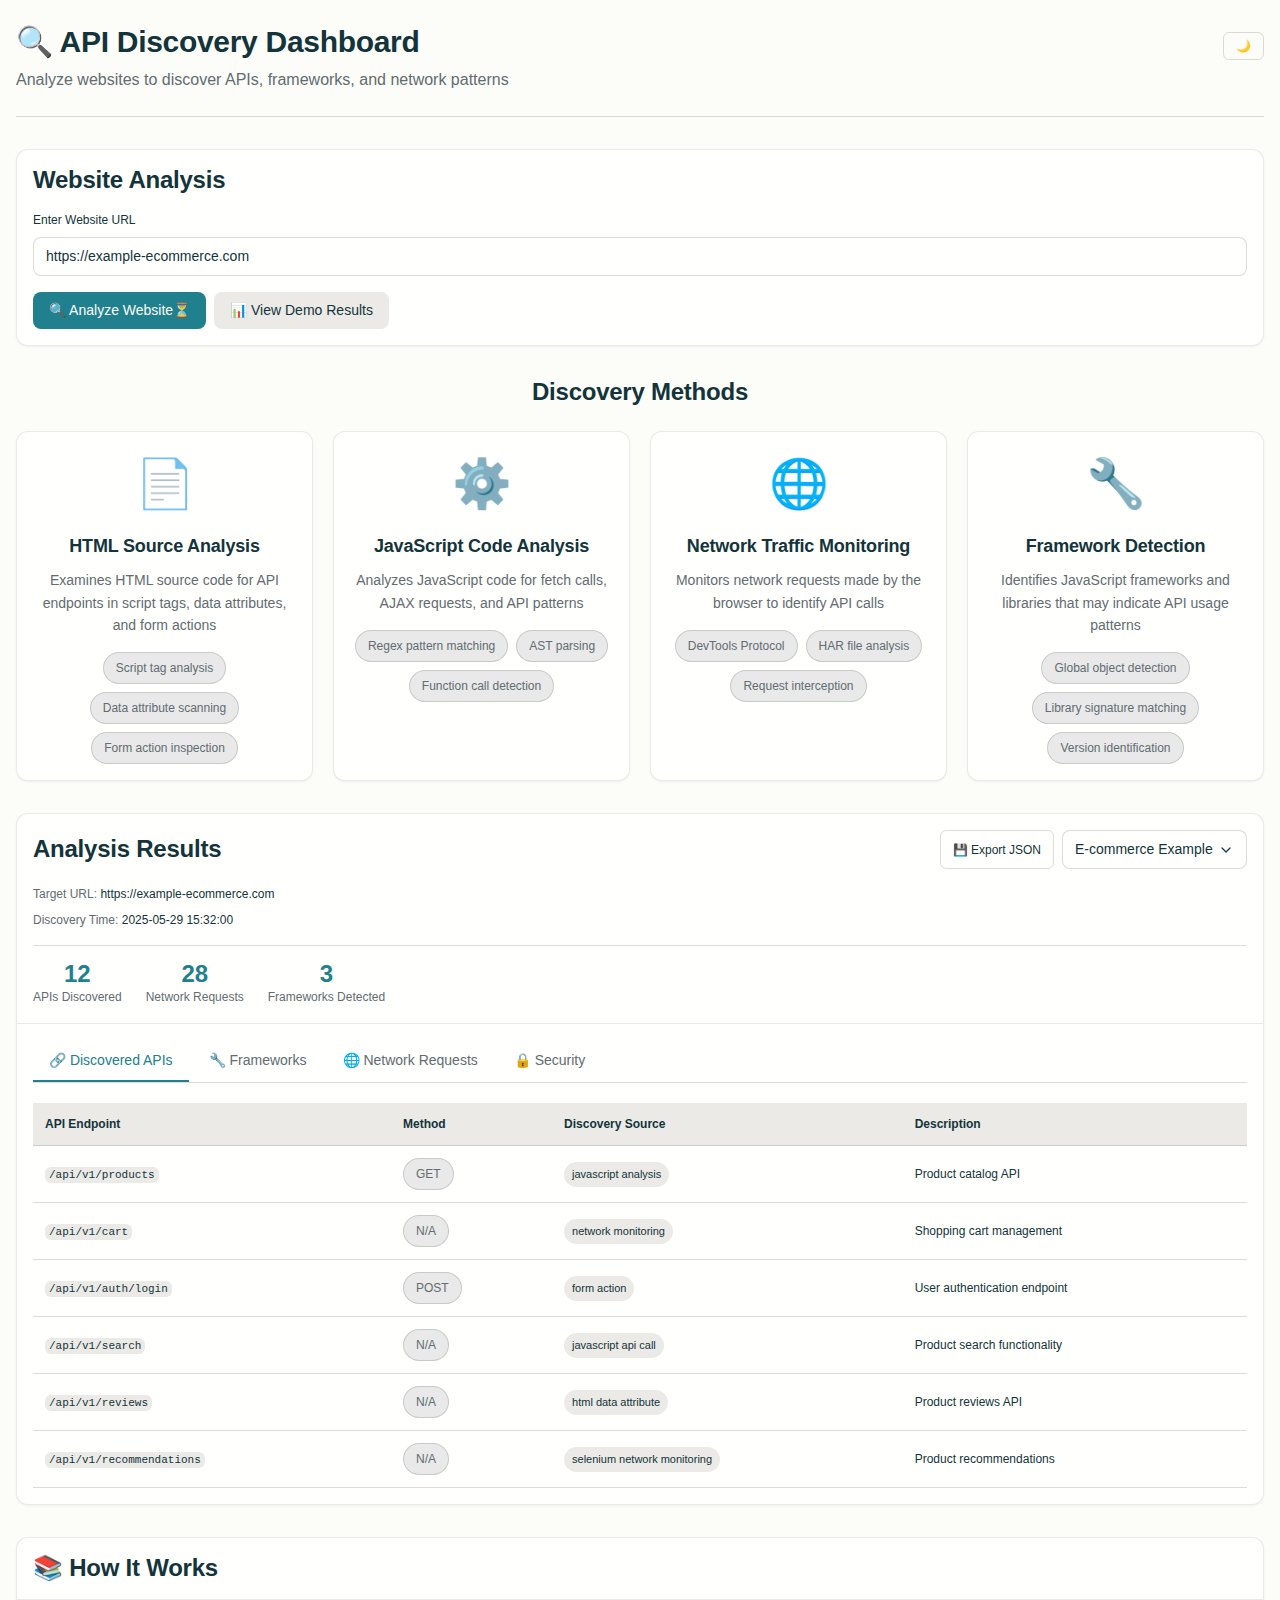
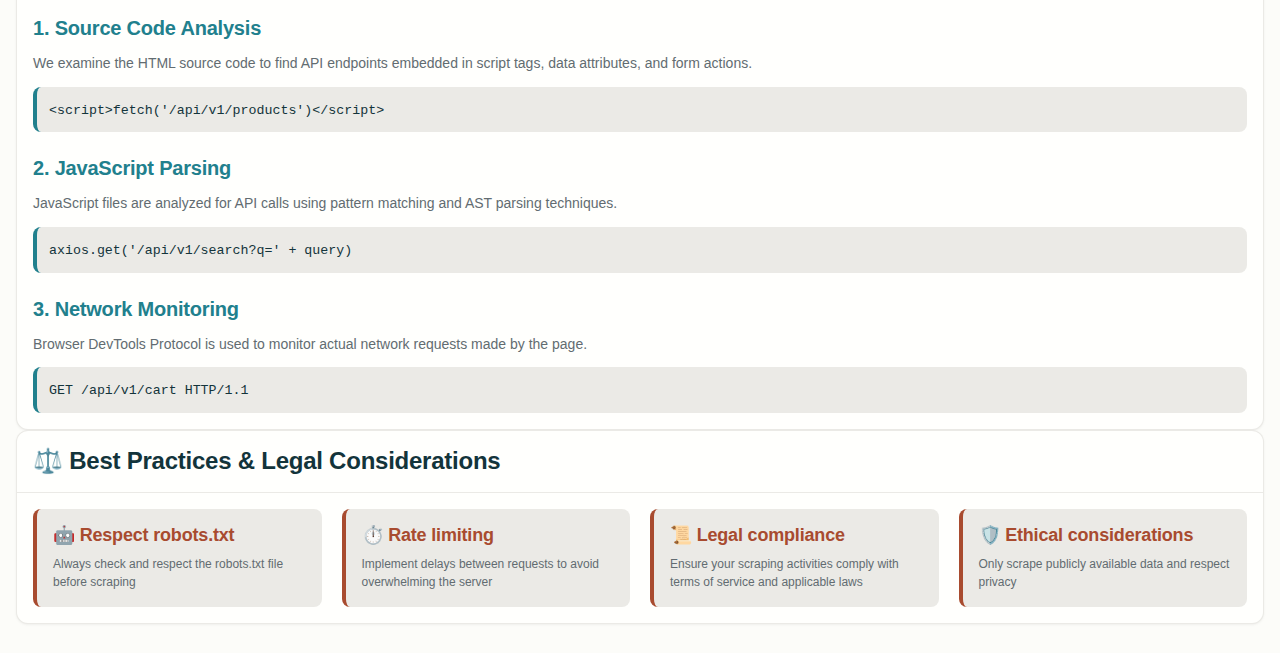
<file: index.html>
<!DOCTYPE html>
<html lang="en">
<head>
    <meta charset="UTF-8">
    <meta name="viewport" content="width=device-width, initial-scale=1.0">
    <title>API Discovery Dashboard</title>
    <link rel="stylesheet" href="style.css">
</head>
<body>
    <div class="container">
        <!-- Header -->
        <header class="header">
            <div class="flex justify-between items-center">
                <h1>🔍 API Discovery Dashboard</h1>
                <button id="themeToggle" class="btn btn--outline btn--sm">
                    <span id="themeIcon">🌙</span>
                </button>
            </div>
            <p class="header__subtitle">Analyze websites to discover APIs, frameworks, and network patterns</p>
        </header>

        <!-- Main Analysis Section -->
        <section class="analysis-section">
            <div class="card">
                <div class="card__body">
                    <h2>Website Analysis</h2>
                    <div class="form-group">
                        <label class="form-label" for="urlInput">Enter Website URL</label>
                        <input type="url" id="urlInput" class="form-control" placeholder="https://example.com" value="https://example-ecommerce.com">
                    </div>
                    <div class="flex gap-8">
                        <button id="analyzeBtn" class="btn btn--primary">
                            <span id="analyzeText">🔍 Analyze Website</span>
                            <span id="loadingSpinner" class="loading-spinner hidden">⏳</span>
                        </button>
                        <button id="demoBtn" class="btn btn--secondary">📊 View Demo Results</button>
                    </div>
                </div>
            </div>
        </section>

        <!-- Discovery Methods Section -->
        <section class="methods-section">
            <h2>Discovery Methods</h2>
            <div class="methods-grid">
                <div class="method-card card">
                    <div class="card__body">
                        <div class="method-icon">📄</div>
                        <h3>HTML Source Analysis</h3>
                        <p>Examines HTML source code for API endpoints in script tags, data attributes, and form actions</p>
                        <div class="techniques">
                            <span class="status status--info">Script tag analysis</span>
                            <span class="status status--info">Data attribute scanning</span>
                            <span class="status status--info">Form action inspection</span>
                        </div>
                    </div>
                </div>
                <div class="method-card card">
                    <div class="card__body">
                        <div class="method-icon">⚙️</div>
                        <h3>JavaScript Code Analysis</h3>
                        <p>Analyzes JavaScript code for fetch calls, AJAX requests, and API patterns</p>
                        <div class="techniques">
                            <span class="status status--info">Regex pattern matching</span>
                            <span class="status status--info">AST parsing</span>
                            <span class="status status--info">Function call detection</span>
                        </div>
                    </div>
                </div>
                <div class="method-card card">
                    <div class="card__body">
                        <div class="method-icon">🌐</div>
                        <h3>Network Traffic Monitoring</h3>
                        <p>Monitors network requests made by the browser to identify API calls</p>
                        <div class="techniques">
                            <span class="status status--info">DevTools Protocol</span>
                            <span class="status status--info">HAR file analysis</span>
                            <span class="status status--info">Request interception</span>
                        </div>
                    </div>
                </div>
                <div class="method-card card">
                    <div class="card__body">
                        <div class="method-icon">🔧</div>
                        <h3>Framework Detection</h3>
                        <p>Identifies JavaScript frameworks and libraries that may indicate API usage patterns</p>
                        <div class="techniques">
                            <span class="status status--info">Global object detection</span>
                            <span class="status status--info">Library signature matching</span>
                            <span class="status status--info">Version identification</span>
                        </div>
                    </div>
                </div>
            </div>
        </section>

        <!-- Results Section -->
        <section id="resultsSection" class="results-section hidden">
            <div class="card">
                <div class="card__header">
                    <div class="flex justify-between items-center">
                        <h2>Analysis Results</h2>
                        <div class="flex gap-8">
                            <button id="exportBtn" class="btn btn--outline btn--sm">💾 Export JSON</button>
                            <select id="demoSelector" class="form-control" style="width: auto;">
                                <option value="ecommerce">E-commerce Example</option>
                                <option value="news">News Site Example</option>
                                <option value="social">Social Media Example</option>
                            </select>
                        </div>
                    </div>
                    <div class="results-summary">
                        <div class="summary-item">
                            <span class="summary-label">Target URL:</span>
                            <span id="targetUrl">-</span>
                        </div>
                        <div class="summary-item">
                            <span class="summary-label">Discovery Time:</span>
                            <span id="discoveryTime">-</span>
                        </div>
                        <div class="summary-stats">
                            <div class="stat">
                                <span class="stat-number" id="totalApis">0</span>
                                <span class="stat-label">APIs Discovered</span>
                            </div>
                            <div class="stat">
                                <span class="stat-number" id="totalRequests">0</span>
                                <span class="stat-label">Network Requests</span>
                            </div>
                            <div class="stat">
                                <span class="stat-number" id="totalFrameworks">0</span>
                                <span class="stat-label">Frameworks Detected</span>
                            </div>
                        </div>
                    </div>
                </div>
                <div class="card__body">
                    <div class="tabs">
                        <button class="tab-btn active" data-tab="apis">🔗 Discovered APIs</button>
                        <button class="tab-btn" data-tab="frameworks">🔧 Frameworks</button>
                        <button class="tab-btn" data-tab="network">🌐 Network Requests</button>
                        <button class="tab-btn" data-tab="security">🔒 Security</button>
                    </div>

                    <!-- APIs Tab -->
                    <div id="apisTab" class="tab-content active">
                        <div class="table-container">
                            <table class="results-table">
                                <thead>
                                    <tr>
                                        <th>API Endpoint</th>
                                        <th>Method</th>
                                        <th>Discovery Source</th>
                                        <th>Description</th>
                                    </tr>
                                </thead>
                                <tbody id="apisTableBody">
                                </tbody>
                            </table>
                        </div>
                    </div>

                    <!-- Frameworks Tab -->
                    <div id="frameworksTab" class="tab-content">
                        <div class="table-container">
                            <table class="results-table">
                                <thead>
                                    <tr>
                                        <th>Framework</th>
                                        <th>Indicator</th>
                                        <th>Detection Method</th>
                                        <th>Confidence</th>
                                    </tr>
                                </thead>
                                <tbody id="frameworksTableBody">
                                </tbody>
                            </table>
                        </div>
                    </div>

                    <!-- Network Tab -->
                    <div id="networkTab" class="tab-content">
                        <div class="table-container">
                            <table class="results-table">
                                <thead>
                                    <tr>
                                        <th>URL</th>
                                        <th>Method</th>
                                        <th>Status</th>
                                        <th>Type</th>
                                        <th>Size</th>
                                    </tr>
                                </thead>
                                <tbody id="networkTableBody">
                                </tbody>
                            </table>
                        </div>
                    </div>

                    <!-- Security Tab -->
                    <div id="securityTab" class="tab-content">
                        <div class="security-info">
                            <h3>Security Considerations</h3>
                            <div class="security-item">
                                <h4>🔐 Authentication Detected</h4>
                                <p>Found authentication endpoints that may require proper credentials.</p>
                            </div>
                            <div class="security-item">
                                <h4>🌐 CORS Configuration</h4>
                                <p>Check CORS headers on API endpoints to understand access restrictions.</p>
                            </div>
                            <div class="security-item">
                                <h4>🔒 HTTPS Usage</h4>
                                <p>Verify that sensitive API endpoints use HTTPS for secure communication.</p>
                            </div>
                        </div>
                    </div>
                </div>
            </div>
        </section>

        <!-- Educational Section -->
        <section class="education-section">
            <div class="card">
                <div class="card__header">
                    <h2>📚 How It Works</h2>
                </div>
                <div class="card__body">
                    <div class="education-content">
                        <div class="education-item">
                            <h3>1. Source Code Analysis</h3>
                            <p>We examine the HTML source code to find API endpoints embedded in script tags, data attributes, and form actions.</p>
                            <div class="code-snippet">
                                <code>&lt;script&gt;fetch('/api/v1/products')&lt;/script&gt;</code>
                            </div>
                        </div>
                        <div class="education-item">
                            <h3>2. JavaScript Parsing</h3>
                            <p>JavaScript files are analyzed for API calls using pattern matching and AST parsing techniques.</p>
                            <div class="code-snippet">
                                <code>axios.get('/api/v1/search?q=' + query)</code>
                            </div>
                        </div>
                        <div class="education-item">
                            <h3>3. Network Monitoring</h3>
                            <p>Browser DevTools Protocol is used to monitor actual network requests made by the page.</p>
                            <div class="code-snippet">
                                <code>GET /api/v1/cart HTTP/1.1</code>
                            </div>
                        </div>
                    </div>
                </div>
            </div>

            <div class="card">
                <div class="card__header">
                    <h2>⚖️ Best Practices & Legal Considerations</h2>
                </div>
                <div class="card__body">
                    <div class="practices-grid">
                        <div class="practice-item">
                            <h4>🤖 Respect robots.txt</h4>
                            <p>Always check and respect the robots.txt file before scraping</p>
                        </div>
                        <div class="practice-item">
                            <h4>⏱️ Rate limiting</h4>
                            <p>Implement delays between requests to avoid overwhelming the server</p>
                        </div>
                        <div class="practice-item">
                            <h4>📜 Legal compliance</h4>
                            <p>Ensure your scraping activities comply with terms of service and applicable laws</p>
                        </div>
                        <div class="practice-item">
                            <h4>🛡️ Ethical considerations</h4>
                            <p>Only scrape publicly available data and respect privacy</p>
                        </div>
                    </div>
                </div>
            </div>
        </section>
    </div>

    <script src="app.js"></script>
</body>
</html>
</file>
<file: style.css>
:root {
  /* Colors */
  --color-background: rgba(252, 252, 249, 1);
  --color-surface: rgba(255, 255, 253, 1);
  --color-text: rgba(19, 52, 59, 1);
  --color-text-secondary: rgba(98, 108, 113, 1);
  --color-primary: rgba(33, 128, 141, 1);
  --color-primary-hover: rgba(29, 116, 128, 1);
  --color-primary-active: rgba(26, 104, 115, 1);
  --color-secondary: rgba(94, 82, 64, 0.12);
  --color-secondary-hover: rgba(94, 82, 64, 0.2);
  --color-secondary-active: rgba(94, 82, 64, 0.25);
  --color-border: rgba(94, 82, 64, 0.2);
  --color-btn-primary-text: rgba(252, 252, 249, 1);
  --color-card-border: rgba(94, 82, 64, 0.12);
  --color-card-border-inner: rgba(94, 82, 64, 0.12);
  --color-error: rgba(192, 21, 47, 1);
  --color-success: rgba(33, 128, 141, 1);
  --color-warning: rgba(168, 75, 47, 1);
  --color-info: rgba(98, 108, 113, 1);
  --color-focus-ring: rgba(33, 128, 141, 0.4);
  --color-select-caret: rgba(19, 52, 59, 0.8);

  /* Common style patterns */
  --focus-ring: 0 0 0 3px var(--color-focus-ring);
  --focus-outline: 2px solid var(--color-primary);
  --status-bg-opacity: 0.15;
  --status-border-opacity: 0.25;
  --select-caret-light: url("data:image/svg+xml,%3Csvg xmlns='http://www.w3.org/2000/svg' width='16' height='16' viewBox='0 0 24 24' fill='none' stroke='%23134252' stroke-width='2' stroke-linecap='round' stroke-linejoin='round'%3E%3Cpolyline points='6 9 12 15 18 9'%3E%3C/polyline%3E%3C/svg%3E");
  --select-caret-dark: url("data:image/svg+xml,%3Csvg xmlns='http://www.w3.org/2000/svg' width='16' height='16' viewBox='0 0 24 24' fill='none' stroke='%23f5f5f5' stroke-width='2' stroke-linecap='round' stroke-linejoin='round'%3E%3Cpolyline points='6 9 12 15 18 9'%3E%3C/polyline%3E%3C/svg%3E");

  /* RGB versions for opacity control */
  --color-success-rgb: 33, 128, 141;
  --color-error-rgb: 192, 21, 47;
  --color-warning-rgb: 168, 75, 47;
  --color-info-rgb: 98, 108, 113;

  /* Typography */
  --font-family-base: "FKGroteskNeue", "Geist", "Inter", -apple-system,
    BlinkMacSystemFont, "Segoe UI", Roboto, sans-serif;
  --font-family-mono: "Berkeley Mono", ui-monospace, SFMono-Regular, Menlo,
    Monaco, Consolas, monospace;
  --font-size-xs: 11px;
  --font-size-sm: 12px;
  --font-size-base: 14px;
  --font-size-md: 14px;
  --font-size-lg: 16px;
  --font-size-xl: 18px;
  --font-size-2xl: 20px;
  --font-size-3xl: 24px;
  --font-size-4xl: 30px;
  --font-weight-normal: 400;
  --font-weight-medium: 500;
  --font-weight-semibold: 550;
  --font-weight-bold: 600;
  --line-height-tight: 1.2;
  --line-height-normal: 1.5;
  --letter-spacing-tight: -0.01em;

  /* Spacing */
  --space-0: 0;
  --space-1: 1px;
  --space-2: 2px;
  --space-4: 4px;
  --space-6: 6px;
  --space-8: 8px;
  --space-10: 10px;
  --space-12: 12px;
  --space-16: 16px;
  --space-20: 20px;
  --space-24: 24px;
  --space-32: 32px;

  /* Border Radius */
  --radius-sm: 6px;
  --radius-base: 8px;
  --radius-md: 10px;
  --radius-lg: 12px;
  --radius-full: 9999px;

  /* Shadows */
  --shadow-xs: 0 1px 2px rgba(0, 0, 0, 0.02);
  --shadow-sm: 0 1px 3px rgba(0, 0, 0, 0.04), 0 1px 2px rgba(0, 0, 0, 0.02);
  --shadow-md: 0 4px 6px -1px rgba(0, 0, 0, 0.04),
    0 2px 4px -1px rgba(0, 0, 0, 0.02);
  --shadow-lg: 0 10px 15px -3px rgba(0, 0, 0, 0.04),
    0 4px 6px -2px rgba(0, 0, 0, 0.02);
  --shadow-inset-sm: inset 0 1px 0 rgba(255, 255, 255, 0.15),
    inset 0 -1px 0 rgba(0, 0, 0, 0.03);

  /* Animation */
  --duration-fast: 150ms;
  --duration-normal: 250ms;
  --ease-standard: cubic-bezier(0.16, 1, 0.3, 1);

  /* Layout */
  --container-sm: 640px;
  --container-md: 768px;
  --container-lg: 1024px;
  --container-xl: 1280px;
}

/* Dark mode colors */
@media (prefers-color-scheme: dark) {
  :root {
    --color-background: rgba(31, 33, 33, 1);
    --color-surface: rgba(38, 40, 40, 1);
    --color-text: rgba(245, 245, 245, 1);
    --color-text-secondary: rgba(167, 169, 169, 0.7);
    --color-primary: rgba(50, 184, 198, 1);
    --color-primary-hover: rgba(45, 166, 178, 1);
    --color-primary-active: rgba(41, 150, 161, 1);
    --color-secondary: rgba(119, 124, 124, 0.15);
    --color-secondary-hover: rgba(119, 124, 124, 0.25);
    --color-secondary-active: rgba(119, 124, 124, 0.3);
    --color-border: rgba(119, 124, 124, 0.3);
    --color-error: rgba(255, 84, 89, 1);
    --color-success: rgba(50, 184, 198, 1);
    --color-warning: rgba(230, 129, 97, 1);
    --color-info: rgba(167, 169, 169, 1);
    --color-focus-ring: rgba(50, 184, 198, 0.4);
    --color-btn-primary-text: rgba(19, 52, 59, 1);
    --color-card-border: rgba(119, 124, 124, 0.2);
    --color-card-border-inner: rgba(119, 124, 124, 0.15);
    --shadow-inset-sm: inset 0 1px 0 rgba(255, 255, 255, 0.1),
      inset 0 -1px 0 rgba(0, 0, 0, 0.15);
    --button-border-secondary: rgba(119, 124, 124, 0.2);
    --color-border-secondary: rgba(119, 124, 124, 0.2);
    --color-select-caret: rgba(245, 245, 245, 0.8);

    /* Common style patterns - updated for dark mode */
    --focus-ring: 0 0 0 3px var(--color-focus-ring);
    --focus-outline: 2px solid var(--color-primary);
    --status-bg-opacity: 0.15;
    --status-border-opacity: 0.25;
    --select-caret-light: url("data:image/svg+xml,%3Csvg xmlns='http://www.w3.org/2000/svg' width='16' height='16' viewBox='0 0 24 24' fill='none' stroke='%23134252' stroke-width='2' stroke-linecap='round' stroke-linejoin='round'%3E%3Cpolyline points='6 9 12 15 18 9'%3E%3C/polyline%3E%3C/svg%3E");
    --select-caret-dark: url("data:image/svg+xml,%3Csvg xmlns='http://www.w3.org/2000/svg' width='16' height='16' viewBox='0 0 24 24' fill='none' stroke='%23f5f5f5' stroke-width='2' stroke-linecap='round' stroke-linejoin='round'%3E%3Cpolyline points='6 9 12 15 18 9'%3E%3C/polyline%3E%3C/svg%3E");

    /* RGB versions for dark mode */
    --color-success-rgb: 50, 184, 198;
    --color-error-rgb: 255, 84, 89;
    --color-warning-rgb: 230, 129, 97;
    --color-info-rgb: 167, 169, 169;
  }
}

/* Data attribute for manual theme switching */
[data-color-scheme="dark"] {
  --color-background: rgba(31, 33, 33, 1);
  --color-surface: rgba(38, 40, 40, 1);
  --color-text: rgba(245, 245, 245, 1);
  --color-text-secondary: rgba(167, 169, 169, 0.7);
  --color-primary: rgba(50, 184, 198, 1);
  --color-primary-hover: rgba(45, 166, 178, 1);
  --color-primary-active: rgba(41, 150, 161, 1);
  --color-secondary: rgba(119, 124, 124, 0.15);
  --color-secondary-hover: rgba(119, 124, 124, 0.25);
  --color-secondary-active: rgba(119, 124, 124, 0.3);
  --color-border: rgba(119, 124, 124, 0.3);
  --color-error: rgba(255, 84, 89, 1);
  --color-success: rgba(50, 184, 198, 1);
  --color-warning: rgba(230, 129, 97, 1);
  --color-info: rgba(167, 169, 169, 1);
  --color-focus-ring: rgba(50, 184, 198, 0.4);
  --color-btn-primary-text: rgba(19, 52, 59, 1);
  --color-card-border: rgba(119, 124, 124, 0.15);
  --color-card-border-inner: rgba(119, 124, 124, 0.15);
  --shadow-inset-sm: inset 0 1px 0 rgba(255, 255, 255, 0.1),
    inset 0 -1px 0 rgba(0, 0, 0, 0.15);
  --color-border-secondary: rgba(119, 124, 124, 0.2);
  --color-select-caret: rgba(245, 245, 245, 0.8);

  /* Common style patterns - updated for dark mode */
  --focus-ring: 0 0 0 3px var(--color-focus-ring);
  --focus-outline: 2px solid var(--color-primary);
  --status-bg-opacity: 0.15;
  --status-border-opacity: 0.25;
  --select-caret-light: url("data:image/svg+xml,%3Csvg xmlns='http://www.w3.org/2000/svg' width='16' height='16' viewBox='0 0 24 24' fill='none' stroke='%23134252' stroke-width='2' stroke-linecap='round' stroke-linejoin='round'%3E%3Cpolyline points='6 9 12 15 18 9'%3E%3C/polyline%3E%3C/svg%3E");
  --select-caret-dark: url("data:image/svg+xml,%3Csvg xmlns='http://www.w3.org/2000/svg' width='16' height='16' viewBox='0 0 24 24' fill='none' stroke='%23f5f5f5' stroke-width='2' stroke-linecap='round' stroke-linejoin='round'%3E%3Cpolyline points='6 9 12 15 18 9'%3E%3C/polyline%3E%3C/svg%3E");

  /* RGB versions for dark mode */
  --color-success-rgb: 50, 184, 198;
  --color-error-rgb: 255, 84, 89;
  --color-warning-rgb: 230, 129, 97;
  --color-info-rgb: 167, 169, 169;
}

[data-color-scheme="light"] {
  --color-background: rgba(252, 252, 249, 1);
  --color-surface: rgba(255, 255, 253, 1);
  --color-text: rgba(19, 52, 59, 1);
  --color-text-secondary: rgba(98, 108, 113, 1);
  --color-primary: rgba(33, 128, 141, 1);
  --color-primary-hover: rgba(29, 116, 128, 1);
  --color-primary-active: rgba(26, 104, 115, 1);
  --color-secondary: rgba(94, 82, 64, 0.12);
  --color-secondary-hover: rgba(94, 82, 64, 0.2);
  --color-secondary-active: rgba(94, 82, 64, 0.25);
  --color-border: rgba(94, 82, 64, 0.2);
  --color-btn-primary-text: rgba(252, 252, 249, 1);
  --color-card-border: rgba(94, 82, 64, 0.12);
  --color-card-border-inner: rgba(94, 82, 64, 0.12);
  --color-error: rgba(192, 21, 47, 1);
  --color-success: rgba(33, 128, 141, 1);
  --color-warning: rgba(168, 75, 47, 1);
  --color-info: rgba(98, 108, 113, 1);
  --color-focus-ring: rgba(33, 128, 141, 0.4);

  /* RGB versions for light mode */
  --color-success-rgb: 33, 128, 141;
  --color-error-rgb: 192, 21, 47;
  --color-warning-rgb: 168, 75, 47;
  --color-info-rgb: 98, 108, 113;
}

/* Base styles */
html {
  font-size: var(--font-size-base);
  font-family: var(--font-family-base);
  line-height: var(--line-height-normal);
  color: var(--color-text);
  background-color: var(--color-background);
  -webkit-font-smoothing: antialiased;
  box-sizing: border-box;
}

body {
  margin: 0;
  padding: 0;
}

*,
*::before,
*::after {
  box-sizing: inherit;
}

/* Typography */
h1,
h2,
h3,
h4,
h5,
h6 {
  margin: 0;
  font-weight: var(--font-weight-semibold);
  line-height: var(--line-height-tight);
  color: var(--color-text);
  letter-spacing: var(--letter-spacing-tight);
}

h1 {
  font-size: var(--font-size-4xl);
}
h2 {
  font-size: var(--font-size-3xl);
}
h3 {
  font-size: var(--font-size-2xl);
}
h4 {
  font-size: var(--font-size-xl);
}
h5 {
  font-size: var(--font-size-lg);
}
h6 {
  font-size: var(--font-size-md);
}

p {
  margin: 0 0 var(--space-16) 0;
}

a {
  color: var(--color-primary);
  text-decoration: none;
  transition: color var(--duration-fast) var(--ease-standard);
}

a:hover {
  color: var(--color-primary-hover);
}

code,
pre {
  font-family: var(--font-family-mono);
  font-size: calc(var(--font-size-base) * 0.95);
  background-color: var(--color-secondary);
  border-radius: var(--radius-sm);
}

code {
  padding: var(--space-1) var(--space-4);
}

pre {
  padding: var(--space-16);
  margin: var(--space-16) 0;
  overflow: auto;
  border: 1px solid var(--color-border);
}

pre code {
  background: none;
  padding: 0;
}

/* Buttons */
.btn {
  display: inline-flex;
  align-items: center;
  justify-content: center;
  padding: var(--space-8) var(--space-16);
  border-radius: var(--radius-base);
  font-size: var(--font-size-base);
  font-weight: 500;
  line-height: 1.5;
  cursor: pointer;
  transition: all var(--duration-normal) var(--ease-standard);
  border: none;
  text-decoration: none;
  position: relative;
}

.btn:focus-visible {
  outline: none;
  box-shadow: var(--focus-ring);
}

.btn--primary {
  background: var(--color-primary);
  color: var(--color-btn-primary-text);
}

.btn--primary:hover {
  background: var(--color-primary-hover);
}

.btn--primary:active {
  background: var(--color-primary-active);
}

.btn--secondary {
  background: var(--color-secondary);
  color: var(--color-text);
}

.btn--secondary:hover {
  background: var(--color-secondary-hover);
}

.btn--secondary:active {
  background: var(--color-secondary-active);
}

.btn--outline {
  background: transparent;
  border: 1px solid var(--color-border);
  color: var(--color-text);
}

.btn--outline:hover {
  background: var(--color-secondary);
}

.btn--sm {
  padding: var(--space-4) var(--space-12);
  font-size: var(--font-size-sm);
  border-radius: var(--radius-sm);
}

.btn--lg {
  padding: var(--space-10) var(--space-20);
  font-size: var(--font-size-lg);
  border-radius: var(--radius-md);
}

.btn--full-width {
  width: 100%;
}

.btn:disabled {
  opacity: 0.5;
  cursor: not-allowed;
}

/* Form elements */
.form-control {
  display: block;
  width: 100%;
  padding: var(--space-8) var(--space-12);
  font-size: var(--font-size-md);
  line-height: 1.5;
  color: var(--color-text);
  background-color: var(--color-surface);
  border: 1px solid var(--color-border);
  border-radius: var(--radius-base);
  transition: border-color var(--duration-fast) var(--ease-standard),
    box-shadow var(--duration-fast) var(--ease-standard);
}

textarea.form-control {
  font-family: var(--font-family-base);
  font-size: var(--font-size-base);
}

select.form-control {
  padding: var(--space-8) var(--space-12);
  -webkit-appearance: none;
  -moz-appearance: none;
  appearance: none;
  background-image: var(--select-caret-light);
  background-repeat: no-repeat;
  background-position: right var(--space-12) center;
  background-size: 16px;
  padding-right: var(--space-32);
}

/* Add a dark mode specific caret */
@media (prefers-color-scheme: dark) {
  select.form-control {
    background-image: var(--select-caret-dark);
  }
}

/* Also handle data-color-scheme */
[data-color-scheme="dark"] select.form-control {
  background-image: var(--select-caret-dark);
}

[data-color-scheme="light"] select.form-control {
  background-image: var(--select-caret-light);
}

.form-control:focus {
  border-color: var(--color-primary);
  outline: var(--focus-outline);
}

.form-label {
  display: block;
  margin-bottom: var(--space-8);
  font-weight: var(--font-weight-medium);
  font-size: var(--font-size-sm);
}

.form-group {
  margin-bottom: var(--space-16);
}

/* Card component */
.card {
  background-color: var(--color-surface);
  border-radius: var(--radius-lg);
  border: 1px solid var(--color-card-border);
  box-shadow: var(--shadow-sm);
  overflow: hidden;
  transition: box-shadow var(--duration-normal) var(--ease-standard);
}

.card:hover {
  box-shadow: var(--shadow-md);
}

.card__body {
  padding: var(--space-16);
}

.card__header,
.card__footer {
  padding: var(--space-16);
  border-bottom: 1px solid var(--color-card-border-inner);
}

/* Status indicators - simplified with CSS variables */
.status {
  display: inline-flex;
  align-items: center;
  padding: var(--space-6) var(--space-12);
  border-radius: var(--radius-full);
  font-weight: var(--font-weight-medium);
  font-size: var(--font-size-sm);
}

.status--success {
  background-color: rgba(
    var(--color-success-rgb, 33, 128, 141),
    var(--status-bg-opacity)
  );
  color: var(--color-success);
  border: 1px solid
    rgba(var(--color-success-rgb, 33, 128, 141), var(--status-border-opacity));
}

.status--error {
  background-color: rgba(
    var(--color-error-rgb, 192, 21, 47),
    var(--status-bg-opacity)
  );
  color: var(--color-error);
  border: 1px solid
    rgba(var(--color-error-rgb, 192, 21, 47), var(--status-border-opacity));
}

.status--warning {
  background-color: rgba(
    var(--color-warning-rgb, 168, 75, 47),
    var(--status-bg-opacity)
  );
  color: var(--color-warning);
  border: 1px solid
    rgba(var(--color-warning-rgb, 168, 75, 47), var(--status-border-opacity));
}

.status--info {
  background-color: rgba(
    var(--color-info-rgb, 98, 108, 113),
    var(--status-bg-opacity)
  );
  color: var(--color-info);
  border: 1px solid
    rgba(var(--color-info-rgb, 98, 108, 113), var(--status-border-opacity));
}

/* Container layout */
.container {
  width: 100%;
  margin-right: auto;
  margin-left: auto;
  padding-right: var(--space-16);
  padding-left: var(--space-16);
}

@media (min-width: 640px) {
  .container {
    max-width: var(--container-sm);
  }
}
@media (min-width: 768px) {
  .container {
    max-width: var(--container-md);
  }
}
@media (min-width: 1024px) {
  .container {
    max-width: var(--container-lg);
  }
}
@media (min-width: 1280px) {
  .container {
    max-width: var(--container-xl);
  }
}

/* Utility classes */
.flex {
  display: flex;
}
.flex-col {
  flex-direction: column;
}
.items-center {
  align-items: center;
}
.justify-center {
  justify-content: center;
}
.justify-between {
  justify-content: space-between;
}
.gap-4 {
  gap: var(--space-4);
}
.gap-8 {
  gap: var(--space-8);
}
.gap-16 {
  gap: var(--space-16);
}

.m-0 {
  margin: 0;
}
.mt-8 {
  margin-top: var(--space-8);
}
.mb-8 {
  margin-bottom: var(--space-8);
}
.mx-8 {
  margin-left: var(--space-8);
  margin-right: var(--space-8);
}
.my-8 {
  margin-top: var(--space-8);
  margin-bottom: var(--space-8);
}

.p-0 {
  padding: 0;
}
.py-8 {
  padding-top: var(--space-8);
  padding-bottom: var(--space-8);
}
.px-8 {
  padding-left: var(--space-8);
  padding-right: var(--space-8);
}
.py-16 {
  padding-top: var(--space-16);
  padding-bottom: var(--space-16);
}
.px-16 {
  padding-left: var(--space-16);
  padding-right: var(--space-16);
}

.block {
  display: block;
}
.hidden {
  display: none;
}

/* Accessibility */
.sr-only {
  position: absolute;
  width: 1px;
  height: 1px;
  padding: 0;
  margin: -1px;
  overflow: hidden;
  clip: rect(0, 0, 0, 0);
  white-space: nowrap;
  border-width: 0;
}

:focus-visible {
  outline: var(--focus-outline);
  outline-offset: 2px;
}

/* Dark mode specifics */
[data-color-scheme="dark"] .btn--outline {
  border: 1px solid var(--color-border-secondary);
}

@font-face {
  font-family: 'FKGroteskNeue';
  src: url('https://www.perplexity.ai/fonts/FKGroteskNeue.woff2')
    format('woff2');
}

/* Header Styles */
.header {
  margin-bottom: var(--space-32);
  padding: var(--space-24) 0;
  border-bottom: 1px solid var(--color-border);
}

.header h1 {
  font-size: var(--font-size-4xl);
  font-weight: var(--font-weight-bold);
  margin-bottom: var(--space-8);
}

.header__subtitle {
  font-size: var(--font-size-lg);
  color: var(--color-text-secondary);
  margin: 0;
}

/* Analysis Section */
.analysis-section {
  margin-bottom: var(--space-32);
}

.analysis-section h2 {
  margin-bottom: var(--space-16);
}

/* Methods Section */
.methods-section {
  margin-bottom: var(--space-32);
}

.methods-section h2 {
  margin-bottom: var(--space-24);
  text-align: center;
}

.methods-grid {
  display: grid;
  grid-template-columns: repeat(auto-fit, minmax(280px, 1fr));
  gap: var(--space-20);
}

.method-card {
  text-align: center;
  transition: transform var(--duration-normal) var(--ease-standard);
}

.method-card:hover {
  transform: translateY(-2px);
}

.method-icon {
  font-size: 48px;
  margin-bottom: var(--space-16);
}

.method-card h3 {
  margin-bottom: var(--space-12);
  font-size: var(--font-size-xl);
}

.method-card p {
  color: var(--color-text-secondary);
  margin-bottom: var(--space-16);
  line-height: 1.6;
}

.techniques {
  display: flex;
  flex-wrap: wrap;
  gap: var(--space-8);
  justify-content: center;
}

/* Results Section */
.results-section {
  margin-bottom: var(--space-32);
}

.results-summary {
  margin-top: var(--space-16);
}

.summary-item {
  margin-bottom: var(--space-8);
  font-size: var(--font-size-sm);
}

.summary-label {
  font-weight: var(--font-weight-medium);
  color: var(--color-text-secondary);
}

.summary-stats {
  display: flex;
  gap: var(--space-24);
  margin-top: var(--space-16);
  padding-top: var(--space-16);
  border-top: 1px solid var(--color-border);
}

.stat {
  text-align: center;
}

.stat-number {
  display: block;
  font-size: var(--font-size-3xl);
  font-weight: var(--font-weight-bold);
  color: var(--color-primary);
  line-height: 1;
}

.stat-label {
  font-size: var(--font-size-sm);
  color: var(--color-text-secondary);
  margin-top: var(--space-4);
}

/* Tabs */
.tabs {
  display: flex;
  border-bottom: 1px solid var(--color-border);
  margin-bottom: var(--space-20);
  gap: var(--space-4);
}

.tab-btn {
  background: none;
  border: none;
  padding: var(--space-12) var(--space-16);
  cursor: pointer;
  font-size: var(--font-size-base);
  font-weight: var(--font-weight-medium);
  color: var(--color-text-secondary);
  border-bottom: 2px solid transparent;
  transition: all var(--duration-fast) var(--ease-standard);
}

.tab-btn:hover {
  color: var(--color-text);
  background-color: var(--color-secondary);
}

.tab-btn.active {
  color: var(--color-primary);
  border-bottom-color: var(--color-primary);
}

.tab-content {
  display: none;
}

.tab-content.active {
  display: block;
}

/* Tables */
.table-container {
  overflow-x: auto;
}

.results-table {
  width: 100%;
  border-collapse: collapse;
  font-size: var(--font-size-sm);
}

.results-table th,
.results-table td {
  padding: var(--space-12);
  text-align: left;
  border-bottom: 1px solid var(--color-border);
}

.results-table th {
  background-color: var(--color-secondary);
  font-weight: var(--font-weight-semibold);
  color: var(--color-text);
}

.results-table tr:hover {
  background-color: var(--color-secondary);
}

.results-table code {
  font-size: var(--font-size-xs);
  background-color: var(--color-secondary);
  padding: var(--space-2) var(--space-4);
  border-radius: var(--radius-sm);
}

/* Security Section */
.security-info {
  max-width: 800px;
}

.security-item {
  margin-bottom: var(--space-24);
  padding: var(--space-16);
  background-color: var(--color-secondary);
  border-radius: var(--radius-base);
  border-left: 4px solid var(--color-primary);
}

.security-item h4 {
  margin-bottom: var(--space-8);
  color: var(--color-primary);
}

.security-item p {
  margin: 0;
  color: var(--color-text-secondary);
}

/* Education Section */
.education-section {
  margin-bottom: var(--space-32);
}

.education-content {
  display: grid;
  gap: var(--space-24);
}

.education-item h3 {
  margin-bottom: var(--space-12);
  color: var(--color-primary);
}

.education-item p {
  color: var(--color-text-secondary);
  margin-bottom: var(--space-12);
  line-height: 1.6;
}

.code-snippet {
  background-color: var(--color-secondary);
  border-radius: var(--radius-base);
  padding: var(--space-12);
  border-left: 4px solid var(--color-primary);
}

.code-snippet code {
  background: none;
  padding: 0;
  font-family: var(--font-family-mono);
  color: var(--color-text);
}

/* Best Practices Grid */
.practices-grid {
  display: grid;
  grid-template-columns: repeat(auto-fit, minmax(250px, 1fr));
  gap: var(--space-20);
}

.practice-item {
  padding: var(--space-16);
  background-color: var(--color-secondary);
  border-radius: var(--radius-base);
  border-left: 4px solid var(--color-warning);
}

.practice-item h4 {
  margin-bottom: var(--space-8);
  color: var(--color-warning);
}

.practice-item p {
  margin: 0;
  color: var(--color-text-secondary);
  font-size: var(--font-size-sm);
}

/* Loading Animation */
.loading-spinner {
  display: inline-block;
  animation: spin 1s linear infinite;
}

@keyframes spin {
  from { transform: rotate(0deg); }
  to { transform: rotate(360deg); }
}

/* Theme Toggle */
#themeToggle {
  transition: all var(--duration-normal) var(--ease-standard);
}

#themeToggle:hover {
  transform: scale(1.05);
}

/* Responsive Design */
@media (max-width: 768px) {
  .summary-stats {
    flex-direction: column;
    gap: var(--space-16);
  }
  
  .tabs {
    flex-wrap: wrap;
  }
  
  .tab-btn {
    font-size: var(--font-size-sm);
    padding: var(--space-8) var(--space-12);
  }
  
  .methods-grid {
    grid-template-columns: 1fr;
  }
  
  .practices-grid {
    grid-template-columns: 1fr;
  }
  
  .results-table {
    font-size: var(--font-size-xs);
  }
  
  .results-table th,
  .results-table td {
    padding: var(--space-8);
  }
}

/* Utility Classes for this specific app */
.loading-overlay {
  position: fixed;
  top: 0;
  left: 0;
  right: 0;
  bottom: 0;
  background-color: rgba(0, 0, 0, 0.5);
  display: flex;
  align-items: center;
  justify-content: center;
  z-index: 1000;
}

.loading-content {
  background-color: var(--color-surface);
  padding: var(--space-32);
  border-radius: var(--radius-lg);
  text-align: center;
  max-width: 400px;
  margin: var(--space-16);
}

.progress-bar {
  width: 100%;
  height: 8px;
  background-color: var(--color-secondary);
  border-radius: var(--radius-full);
  overflow: hidden;
  margin: var(--space-16) 0;
}

.progress-fill {
  height: 100%;
  background-color: var(--color-primary);
  border-radius: var(--radius-full);
  transition: width var(--duration-normal) var(--ease-standard);
}

/* Method indicators */
.method-indicator {
  display: inline-flex;
  align-items: center;
  gap: var(--space-4);
  font-size: var(--font-size-xs);
  font-weight: var(--font-weight-medium);
  padding: var(--space-4) var(--space-8);
  border-radius: var(--radius-full);
  background-color: var(--color-secondary);
}

.confidence-high {
  background-color: rgba(var(--color-success-rgb), 0.15);
  color: var(--color-success);
}

.confidence-medium {
  background-color: rgba(var(--color-warning-rgb), 0.15);
  color: var(--color-warning);
}

.confidence-low {
  background-color: rgba(var(--color-error-rgb), 0.15);
  color: var(--color-error);
}

/* Export functionality */
.export-modal {
  position: fixed;
  top: 0;
  left: 0;
  right: 0;
  bottom: 0;
  background-color: rgba(0, 0, 0, 0.5);
  display: flex;
  align-items: center;
  justify-content: center;
  z-index: 1000;
}

.export-content {
  background-color: var(--color-surface);
  padding: var(--space-24);
  border-radius: var(--radius-lg);
  max-width: 600px;
  max-height: 80vh;
  overflow-y: auto;
  margin: var(--space-16);
}

.export-content h3 {
  margin-bottom: var(--space-16);
}

.export-content pre {
  max-height: 400px;
  overflow-y: auto;
  font-size: var(--font-size-xs);
  line-height: 1.4;
}

/* Smooth transitions for show/hide */
.fade-in {
  animation: fadeIn var(--duration-normal) var(--ease-standard);
}

@keyframes fadeIn {
  from { opacity: 0; transform: translateY(20px); }
  to { opacity: 1; transform: translateY(0); }
}

/* Dark mode specific adjustments */
@media (prefers-color-scheme: dark) {
  .loading-overlay {
    background-color: rgba(0, 0, 0, 0.7);
  }
  
  .export-modal {
    background-color: rgba(0, 0, 0, 0.7);
  }
}

[data-color-scheme="dark"] .loading-overlay {
  background-color: rgba(0, 0, 0, 0.7);
}

[data-color-scheme="dark"] .export-modal {
  background-color: rgba(0, 0, 0, 0.7);
}
</file>
